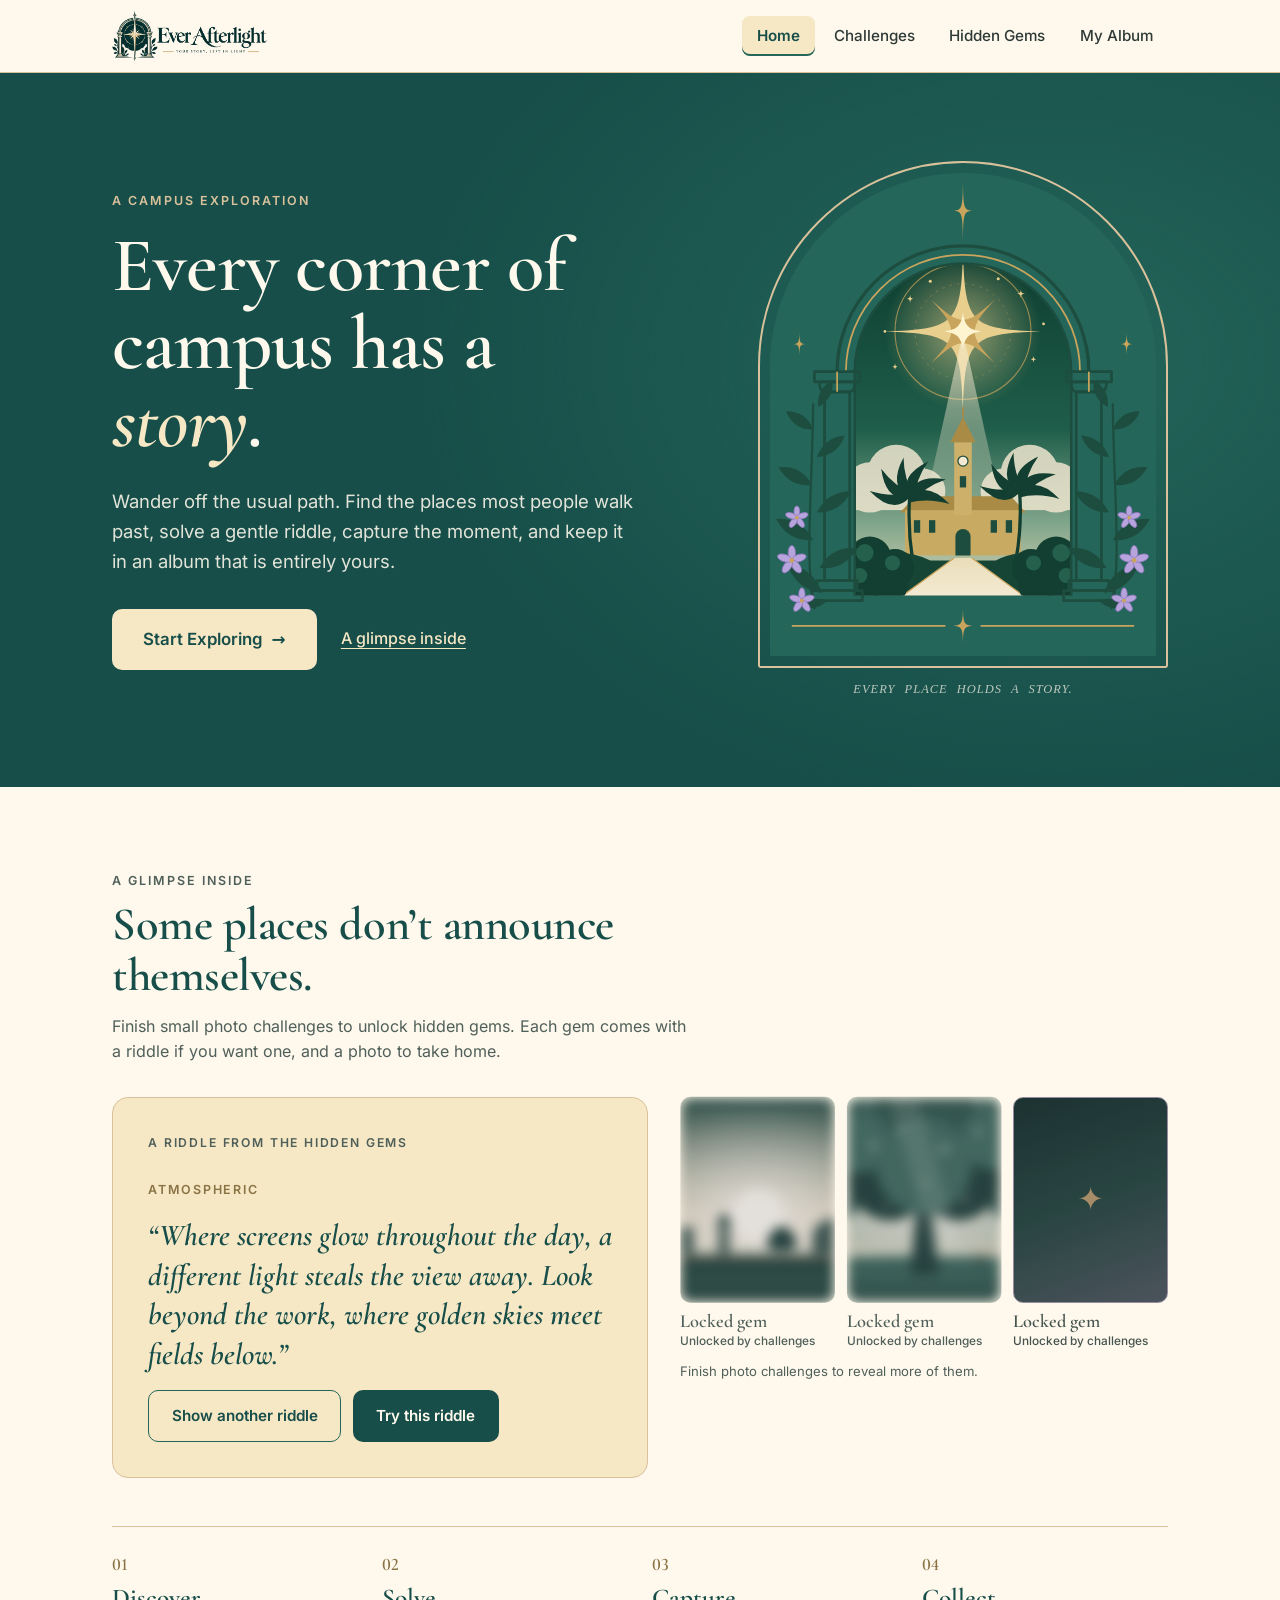
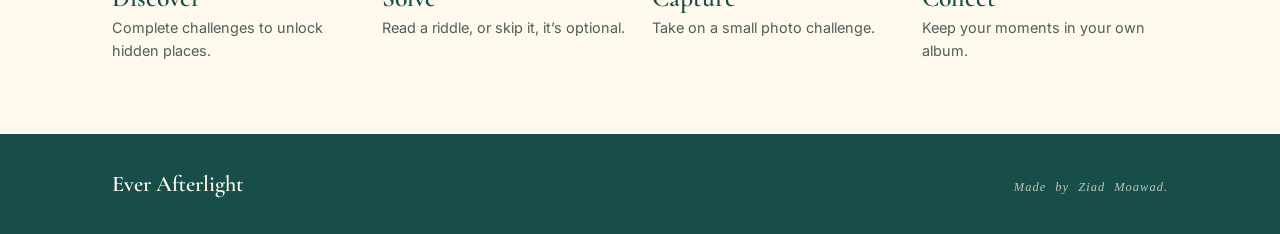
<file: index.html>
<!DOCTYPE html>
<html lang="en">
<head>
  <meta charset="utf-8">
  <meta name="viewport" content="width=device-width, initial-scale=1">
  <title>Ever Afterlight — Every place holds a story</title>
  <meta name="description" content="Explore hidden corners of campus, solve a gentle riddle, capture the moment, and keep it in your personal album.">
  <meta name="theme-color" content="#174E49">
  <link rel="icon" type="image/svg+xml" href="assets/logo/favicon.svg">
  <link rel="stylesheet" href="css/styles.css">
</head>
<body>
  <a class="skip-link" href="#main">Skip to content</a>

  <header class="site-header">
    <div class="container header-inner">
      <a class="brand" href="index.html" aria-label="Ever Afterlight, home">
        <img class="logo-full" src="assets/logo/ever-afterlight-horizontal.png" alt="">
        <img class="logo-icon" src="assets/logo/ever-afterlight-icon.svg" alt="">
      </a>
      <nav class="main-nav" aria-label="Main">
        <ul>
          <li><a href="index.html" aria-current="page">Home</a></li>
          <li><a href="challenges.html">Challenges</a></li>
          <li><a href="gems.html">Hidden Gems</a></li>
          <li><a href="album.html">My Album</a></li>
        </ul>
      </nav>
    </div>
  </header>

  <main id="main">
    <!-- HERO -->
    <section class="hero" aria-labelledby="hero-title">
      <div class="container hero-grid">
        <div class="hero-copy">
          <p class="eyebrow">A campus exploration</p>
          <h1 id="hero-title">Every corner of campus has a <em>story</em>.</h1>
          <p class="lead">Wander off the usual path. Find the places most people walk past, solve a gentle riddle, capture the moment, and keep it in an album that is entirely yours.</p>
          <div class="hero-actions">
            <a class="btn btn-light btn-lg" href="gems.html">Start Exploring <span aria-hidden="true">→</span></a>
            <a class="text-link" href="#glimpse">A glimpse inside</a>
          </div>
        </div>
        <figure class="hero-art">
          <div class="arch-frame">
            <img src="assets/logo/ever-afterlight-icon.svg" alt="Illustration of a clock tower seen through a stone archway, lit by warm light">
          </div>
          <figcaption class="art-caption">EVERY PLACE HOLDS A STORY.</figcaption>
        </figure>
      </div>
    </section>

    <!-- GLIMPSE -->
    <section class="section" id="glimpse" aria-labelledby="glimpse-title">
      <div class="container">
        <div class="section-head">
          <p class="eyebrow">A glimpse inside</p>
          <h2 id="glimpse-title">Some places don’t announce themselves.</h2>
          <p>Finish small photo challenges to unlock hidden gems. Each gem comes with a riddle if you want one, and a photo to take home.</p>
        </div>

        <div class="glimpse-grid">
          <article class="teaser" id="teaser" aria-live="polite">
            <!-- filled by js/home.js from the hidden gems JSON -->
          </article>
          <div class="mini-grid" id="mini-grid">
            <!-- filled by js/home.js -->
          </div>
        </div>

        <ol class="steps" aria-label="How it works">
          <li><strong>Discover</strong><span>Complete challenges to unlock hidden places.</span></li>
          <li><strong>Solve</strong><span>Read a riddle, or skip it, it’s optional.</span></li>
          <li><strong>Capture</strong><span>Take on a small photo challenge.</span></li>
          <li><strong>Collect</strong><span>Keep your moments in your own album.</span></li>
        </ol>
      </div>
    </section>
  </main>

  <footer class="site-footer">
    <div class="container footer-inner">
      <p class="footer-brand">Ever Afterlight</p>
      <p class="art-caption">Made by Ziad Moawad.</p>
    </div>
  </footer>

  <script src="data/game-config.js"></script>
  <script src="js/data.js"></script>
  <script src="js/photos.js"></script>
  <script src="js/store.js"></script>
  <script src="js/progress.js"></script>
  <script src="js/home.js"></script>
</body>
</html>
</file>
<file: css/styles.css>
/* =====================================================================
   Ever Afterlight - prototype styles
   1. Fonts   2. Tokens   3. Base   4. Layout & header   5. Buttons & chips
   6. Home    7. Hidden Gems (cards + dialog)   8. Album   9. Footer   10. Responsive
   11. Photo slots   12. Riddles + Revelio   13. FINAL WAVE theme (scoped, see .theme-final)
   ===================================================================== */

/* ---------- 1. Fonts (bundled locally, work offline) ---------- */
@font-face { font-family: 'Cormorant Garamond'; font-weight: 500; font-style: normal; font-display: swap; src: url('../assets/fonts/cormorant-garamond-500-normal.woff2') format('woff2'); }
@font-face { font-family: 'Cormorant Garamond'; font-weight: 600; font-style: normal; font-display: swap; src: url('../assets/fonts/cormorant-garamond-600-normal.woff2') format('woff2'); }
@font-face { font-family: 'Cormorant Garamond'; font-weight: 600; font-style: italic; font-display: swap; src: url('../assets/fonts/cormorant-garamond-600-italic.woff2') format('woff2'); }
@font-face { font-family: 'Cormorant Garamond'; font-weight: 700; font-style: normal; font-display: swap; src: url('../assets/fonts/cormorant-garamond-700-normal.woff2') format('woff2'); }
@font-face { font-family: 'Inter'; font-weight: 400; font-style: normal; font-display: swap; src: url('../assets/fonts/inter-400-normal.woff2') format('woff2'); }
@font-face { font-family: 'Inter'; font-weight: 500; font-style: normal; font-display: swap; src: url('../assets/fonts/inter-500-normal.woff2') format('woff2'); }
@font-face { font-family: 'Inter'; font-weight: 600; font-style: normal; font-display: swap; src: url('../assets/fonts/inter-600-normal.woff2') format('woff2'); }

/* ---------- 2. Design tokens ---------- */
:root {
  /* brand palette (from the colour map) */
  --deep-teal: #174E49;
  --green-teal: #24665A;
  --warm-cream: #F6E7C5;
  --soft-ivory: #FFF9ED;
  --warm-sand: #D9C29B;
  --charcoal: #2E3A36;

  /* derived, used sparingly */
  --text-soft: #4F5F59;     /* secondary text on ivory (6:1 contrast) */
  --sand-dark: #8A7345;     /* sand tone dark enough for small text on ivory */
  --error: #9A4A2F;         /* only used for error feedback */

  /* Final Wave accents (from the Final Wave colour map). Only used inside .theme-final
     and a few decorative bits; the original theme never reads them. */
  --fw-gold: #C99B55;       /* Antique Gold */
  --fw-amber: #E7B78A;      /* Blush Amber */
  --fw-sage: #76958A;       /* Muted Sage */
  --fw-lilac: #D9D0E5;      /* Moonlit Lilac */

  --font-serif: 'Cormorant Garamond', 'Playfair Display', Georgia, 'Times New Roman', serif;
  --font-sans: 'Inter', system-ui, -apple-system, 'Segoe UI', Roboto, sans-serif;

  /* spacing scale (8px base) */
  --s-1: 0.25rem; --s-2: 0.5rem; --s-3: 0.75rem; --s-4: 1rem;
  --s-5: 1.5rem; --s-6: 2rem; --s-7: 3rem; --s-8: 4.5rem;

  --radius: 10px;
  --radius-lg: 16px;
  --shadow-soft: 0 10px 28px rgba(23, 78, 73, 0.12);
  --max-width: 1120px;
}

/* ---------- 3. Base ---------- */
*, *::before, *::after { box-sizing: border-box; }
html { -webkit-text-size-adjust: 100%; scroll-behavior: smooth; }
body {
  margin: 0;
  background: var(--soft-ivory);
  color: var(--charcoal);
  font-family: var(--font-sans);
  font-size: 1rem;
  line-height: 1.6;
}
body.no-scroll { overflow: hidden; }
img { display: block; max-width: 100%; }
figure { margin: 0; }
h1, h2, h3 { font-family: var(--font-serif); font-weight: 600; line-height: 1.1; margin: 0; color: var(--deep-teal); letter-spacing: -0.01em; }
p { margin: 0; }
ul, ol { margin: 0; padding: 0; list-style: none; }
a { color: var(--green-teal); }
:focus-visible { outline: 3px solid var(--green-teal); outline-offset: 3px; border-radius: 4px; }
.visually-hidden { position: absolute !important; width: 1px; height: 1px; overflow: hidden; clip: rect(0 0 0 0); white-space: nowrap; }
.skip-link { position: absolute; left: var(--s-4); top: -4rem; background: var(--deep-teal); color: var(--soft-ivory); padding: var(--s-2) var(--s-4); border-radius: var(--radius); z-index: 100; }
.skip-link:focus { top: var(--s-3); }
[hidden] { display: none !important; }

.eyebrow { font-size: 0.78rem; font-weight: 600; letter-spacing: 0.16em; text-transform: uppercase; color: var(--text-soft); }

/* ---------- 4. Layout & header ---------- */
.container { width: 100%; max-width: var(--max-width); margin-inline: auto; padding-inline: clamp(1rem, 4vw, 2rem); }

.site-header { position: sticky; top: 0; z-index: 20; background: rgba(255, 249, 237, 0.96); border-bottom: 1px solid var(--warm-sand); backdrop-filter: blur(6px); }
.header-inner { display: flex; align-items: center; justify-content: space-between; gap: var(--s-4); min-height: 72px; }
.brand { display: inline-flex; align-items: center; text-decoration: none; }
.brand .logo-full { height: 52px; width: auto; }
.brand .logo-icon { display: none; height: 42px; width: auto; }
.main-nav ul { display: flex; gap: var(--s-1); }
.main-nav a { display: block; padding: 0.5rem 0.95rem; border-radius: 8px; color: var(--charcoal); text-decoration: none; font-size: 0.95rem; font-weight: 500; transition: background 0.2s, color 0.2s; }
.main-nav a:hover { background: var(--warm-cream); color: var(--deep-teal); }
.main-nav a[aria-current='page'] { background: var(--warm-cream); color: var(--deep-teal); font-weight: 600; box-shadow: inset 0 -2px 0 var(--green-teal); }

.page-head { padding-block: var(--s-7) var(--s-5); }
.page-head h1 { font-size: clamp(2.4rem, 5.5vw, 3.6rem); margin-top: var(--s-2); }
.page-head .lead { margin-top: var(--s-3); max-width: 38rem; font-size: 1.1rem; color: var(--text-soft); }
.page-meta { display: flex; flex-wrap: wrap; align-items: center; gap: var(--s-3) var(--s-5); margin-top: var(--s-5); }
.progress-text { font-weight: 600; color: var(--deep-teal); }
.progress-text span { font-family: var(--font-serif); font-size: 1.7rem; margin-right: 0.2rem; font-variant-numeric: lining-nums; }

.note { display: flex; gap: var(--s-3); align-items: flex-start; background: var(--warm-cream); border-left: 4px solid var(--warm-sand); border-radius: 0 var(--radius) var(--radius) 0; padding: var(--s-3) var(--s-4); font-size: 0.9rem; color: var(--charcoal); max-width: 46rem; }
.note strong { color: var(--deep-teal); }

/* ---------- 5. Buttons & chips ---------- */
.btn { display: inline-flex; align-items: center; justify-content: center; gap: var(--s-2); font: inherit; font-weight: 600; font-size: 0.95rem; padding: 0.8rem 1.4rem; border-radius: var(--radius); border: 1.5px solid transparent; cursor: pointer; text-decoration: none; transition: background 0.2s, color 0.2s, border-color 0.2s, transform 0.2s; }
.btn:active { transform: translateY(1px); }
.btn-primary { background: var(--deep-teal); color: var(--soft-ivory); }
.btn-primary:hover { background: var(--green-teal); }
.btn-primary[disabled] { background: var(--green-teal); opacity: 0.75; cursor: default; }
.btn-light { background: var(--warm-cream); color: var(--deep-teal); }
.btn-light:hover { background: var(--soft-ivory); }
.btn-ghost { background: transparent; color: var(--deep-teal); border-color: var(--green-teal); }
.btn-ghost:hover { background: var(--warm-cream); }
.btn-ghost[disabled] { opacity: 0.5; cursor: default; }
.btn-ghost[disabled]:hover { background: transparent; }
.btn-lg { padding: 1rem 1.9rem; font-size: 1.05rem; }
.link-btn { background: none; border: 0; padding: 0; font: inherit; font-size: 0.9rem; color: var(--text-soft); text-decoration: underline; text-underline-offset: 3px; cursor: pointer; }
.link-btn:hover { color: var(--deep-teal); }

.chip { display: inline-flex; align-items: center; gap: 0.3rem; font-family: var(--font-sans); font-size: 0.74rem; font-weight: 600; letter-spacing: 0.03em; padding: 0.22rem 0.65rem; border-radius: 999px; line-height: 1.4; }
.chip-new { background: var(--soft-ivory); color: var(--charcoal); border: 1px solid var(--warm-sand); }
.chip-found { background: var(--green-teal); color: var(--soft-ivory); }
.chip-collected { background: var(--deep-teal); color: var(--soft-ivory); }
.chip-sample { background: var(--warm-cream); color: var(--deep-teal); border: 1px dashed var(--sand-dark); }
.chip-yours { background: var(--deep-teal); color: var(--soft-ivory); }

/* ---------- 6. Home ---------- */
.hero { color: var(--soft-ivory); background: radial-gradient(70% 90% at 82% 40%, rgba(36, 102, 90, 0.95), rgba(23, 78, 73, 0) 70%), var(--deep-teal); padding-block: clamp(2.5rem, 7vw, 5.5rem); overflow: hidden; }
.hero-grid { display: grid; grid-template-columns: 1.1fr 0.9fr; gap: clamp(2rem, 6vw, 5rem); align-items: center; }
.hero .eyebrow { color: var(--warm-sand); }
.hero h1 { color: var(--soft-ivory); font-size: clamp(2.8rem, 6.4vw, 4.8rem); line-height: 1.02; margin-top: var(--s-4); }
.hero h1 em { color: var(--warm-cream); font-style: italic; }
.hero .lead { margin-top: var(--s-5); max-width: 33rem; font-size: 1.15rem; line-height: 1.65; color: rgba(255, 249, 237, 0.88); }
.hero-actions { display: flex; flex-wrap: wrap; align-items: center; gap: var(--s-4) var(--s-5); margin-top: var(--s-6); }
.hero-actions .text-link { color: var(--warm-cream); font-weight: 500; text-underline-offset: 4px; }
.hero-art { justify-self: end; width: min(100%, 410px); }
.arch-frame { padding: 10px; border: 2px solid var(--warm-sand); border-radius: 999px 999px 12px 12px; }
.arch-frame img { width: 100%; aspect-ratio: 4 / 5; object-fit: cover; border-radius: 999px 999px 6px 6px; background: var(--green-teal); }
.art-caption { margin-top: var(--s-3); font-size: 0.78rem; color: rgba(255, 249, 237, 0.7); text-align: center; word-spacing: 5px; font-family: "Palatino Linotype", "Book Antiqua", serif; font-style: italic; letter-spacing: 1px;;}

.section { padding-block: var(--s-8); }
.section-head { max-width: 36rem; margin-bottom: var(--s-6); }
.section-head h2 { font-size: clamp(2rem, 4.5vw, 2.9rem); margin-top: var(--s-2); }
.section-head p { margin-top: var(--s-3); color: var(--text-soft); }

.glimpse-grid { display: grid; grid-template-columns: 1.1fr 1fr; gap: var(--s-6); align-items: stretch; }
.teaser { background: var(--warm-cream); border: 1px solid var(--warm-sand); border-radius: var(--radius-lg); padding: clamp(1.4rem, 3vw, 2.2rem); display: flex; flex-direction: column; gap: var(--s-4); }
.teaser .quote { font-family: var(--font-serif); font-style: italic; font-weight: 600; font-size: clamp(1.4rem, 2.8vw, 1.9rem); line-height: 1.3; color: var(--deep-teal); }
.teaser .hint-line { min-height: 1.6em; color: var(--charcoal); font-size: 0.95rem; }
.teaser .teaser-actions { display: flex; flex-wrap: wrap; gap: var(--s-3); margin-top: auto; }
.mini-grid { display: grid; grid-template-columns: repeat(3, 1fr); gap: var(--s-3); align-content: start; }
.mini-card { text-decoration: none; color: inherit; display: block; }
.mini-card img { aspect-ratio: 3 / 4; object-fit: cover; width: 100%; border-radius: var(--radius); border: 1px solid var(--warm-sand); transition: transform 0.25s; }
.mini-card:hover img { transform: translateY(-3px); }
.mini-card span { display: block; margin-top: var(--s-2); font-family: var(--font-serif); font-weight: 600; font-size: 1.15rem; line-height: 1.15; color: var(--deep-teal); }
.mini-note { grid-column: 1 / -1; font-size: 0.82rem; color: var(--text-soft); }

.steps { display: grid; grid-template-columns: repeat(4, 1fr); gap: var(--s-5); margin-top: var(--s-7); padding-top: var(--s-5); border-top: 1px solid var(--warm-sand); counter-reset: step; }
.steps li { counter-increment: step; }
.steps li::before { content: '0' counter(step); display: block; font-family: var(--font-serif); font-weight: 600; font-size: 1.1rem; color: var(--sand-dark); margin-bottom: var(--s-1); font-variant-numeric: lining-nums; }
.steps strong { display: block; font-family: var(--font-serif); font-size: 1.6rem; font-weight: 600; color: var(--deep-teal); line-height: 1.1; }
.steps span { display: block; margin-top: var(--s-1); font-size: 0.9rem; color: var(--text-soft); }

/* ---------- 7. Hidden Gems ---------- */
.gem-grid { display: grid; grid-template-columns: repeat(auto-fill, minmax(290px, 1fr)); gap: var(--s-5); padding-bottom: var(--s-8); }
.gem-card { position: relative; display: flex; flex-direction: column; background: var(--soft-ivory); border: 1px solid var(--warm-sand); border-radius: 14px; overflow: hidden; transition: transform 0.25s, box-shadow 0.25s; }
.gem-card:hover { transform: translateY(-3px); box-shadow: var(--shadow-soft); }
.gem-card:focus-within { outline: 3px solid var(--green-teal); outline-offset: 3px; }
.gem-media { position: relative; }
.gem-media img { width: 100%; aspect-ratio: 4 / 3; object-fit: cover; background: var(--green-teal); }
.gem-media .chip-status { position: absolute; top: var(--s-3); left: var(--s-3); box-shadow: 0 2px 8px rgba(23, 78, 73, 0.2); }
.gem-media .chip-sample { position: absolute; right: var(--s-3); bottom: var(--s-3); }
.gem-body { display: flex; flex-direction: column; gap: var(--s-2); padding: var(--s-4) var(--s-4) var(--s-5); flex: 1; }
.gem-body h3 { font-size: 1.7rem; }
.gem-open { all: unset; cursor: pointer; }
.gem-open::after { content: ''; position: absolute; inset: 0; }   /* makes the whole card clickable */
.gem-open:focus-visible { outline: none; }
.gem-body p { color: var(--text-soft); font-size: 0.95rem; }
.gem-cta { margin-top: auto; padding-top: var(--s-3); font-weight: 600; font-size: 0.9rem; color: var(--green-teal); }

/* dialog (challenge view) */
dialog.gem-dialog { width: min(920px, calc(100% - 1.5rem)); max-height: calc(100dvh - 1.5rem); padding: 0; border: 1px solid var(--warm-sand); border-radius: 18px; background: var(--soft-ivory); color: var(--charcoal); overflow: auto; box-shadow: 0 24px 60px rgba(15, 58, 53, 0.35); }
dialog.gem-dialog::backdrop { background: rgba(23, 78, 73, 0.62); }
.dlg-close { position: absolute; top: var(--s-3); right: var(--s-3); z-index: 2; width: 42px; height: 42px; border-radius: 50%; border: 1px solid var(--warm-sand); background: var(--soft-ivory); color: var(--deep-teal); font-size: 1.4rem; line-height: 1; cursor: pointer; }
.dlg-close:hover { background: var(--warm-cream); }
.dlg-grid { display: grid; grid-template-columns: 0.85fr 1.15fr; }
.dlg-media { position: relative; background: var(--green-teal); min-height: 100%; }
.dlg-media img { width: 100%; height: 100%; object-fit: cover; aspect-ratio: 4 / 5; }
.dlg-media .chip-sample { position: absolute; left: var(--s-3); bottom: var(--s-3); }
.dlg-body { padding: clamp(1.4rem, 3.4vw, 2.4rem); display: flex; flex-direction: column; gap: var(--s-4); }
.dlg-top { display: flex; flex-wrap: wrap; align-items: center; gap: var(--s-3); padding-right: 3rem; }
.dlg-body h2 { font-size: clamp(2rem, 4.2vw, 2.7rem); }
.label { font-size: 0.76rem; font-weight: 600; letter-spacing: 0.15em; text-transform: uppercase; color: var(--text-soft); }
.riddle { font-family: var(--font-serif); font-style: italic; font-weight: 600; font-size: clamp(1.4rem, 2.8vw, 1.8rem); line-height: 1.3; color: var(--deep-teal); margin-top: var(--s-1); }
.field { display: flex; flex-direction: column; gap: var(--s-2); margin-top: var(--s-4); border: 0; padding: 0; min-width: 0; }
.field label, .field legend { font-size: 0.85rem; font-weight: 600; color: var(--charcoal); padding: 0; }
.field input[type='text'] { font: inherit; padding: 0.8rem 1rem; border: 1.5px solid var(--warm-sand); border-radius: var(--radius); background: #fffdf8; color: var(--charcoal); }
.field input[type='text']:focus { outline: 3px solid rgba(36, 102, 90, 0.3); border-color: var(--green-teal); }
.option { display: flex; align-items: center; gap: var(--s-3); padding: 0.75rem 1rem; border: 1.5px solid var(--warm-sand); border-radius: var(--radius); cursor: pointer; background: #fffdf8; transition: background 0.2s, border-color 0.2s; }
.option:hover { background: var(--warm-cream); }
.option input { accent-color: var(--green-teal); width: 1.1rem; height: 1.1rem; margin: 0; }
.option:has(input:checked) { border-color: var(--green-teal); background: var(--warm-cream); font-weight: 600; }
.option:has(input:focus-visible) { outline: 3px solid var(--green-teal); outline-offset: 2px; }
.form-actions { display: flex; flex-wrap: wrap; gap: var(--s-3); margin-top: var(--s-4); }
.hint-list { display: grid; gap: var(--s-2); margin-top: var(--s-3); }
.hint-list li { background: var(--warm-cream); border-left: 4px solid var(--warm-sand); padding: var(--s-2) var(--s-3); border-radius: 0 var(--radius) var(--radius) 0; font-size: 0.92rem; }
.feedback { min-height: 1.5em; margin-top: var(--s-3); font-size: 0.95rem; font-weight: 500; }
.feedback.error { color: var(--error); }
.skip-row { margin-top: var(--s-2); }
.success-banner { background: var(--deep-teal); color: var(--soft-ivory); border-radius: var(--radius); padding: var(--s-3) var(--s-4); font-weight: 600; }
.success-banner:focus { outline: 3px solid var(--green-teal); outline-offset: 3px; }
.story { font-size: 1.02rem; line-height: 1.7; }
.photo-card { background: var(--warm-cream); border: 1px solid var(--warm-sand); border-radius: var(--radius-lg); padding: var(--s-4) var(--s-5) var(--s-5); display: grid; gap: var(--s-3); }
.photo-card p.task { font-family: var(--font-serif); font-weight: 600; font-size: 1.45rem; line-height: 1.25; color: var(--deep-teal); }
.photo-card .small { font-size: 0.82rem; color: var(--text-soft); }

/* ---------- 7b. Locked gems & Challenges ---------- */
.chip-locked { background: var(--charcoal); color: var(--soft-ivory); }
.chip svg { flex: none; }
.unlock-line, .next-unlock { font-size: 0.92rem; color: var(--text-soft); }
.unlock-line a { font-weight: 600; }

/* a gem that is still locked: blurred picture, hidden name */
.gem-card.is-locked { background: var(--warm-cream); border-style: dashed; border-color: var(--sand-dark); }
.gem-card.is-locked:hover { transform: none; box-shadow: none; }
.gem-card.is-locked .gem-media { overflow: hidden; background: var(--deep-teal); }
.gem-card.is-locked .gem-media img { filter: blur(10px) saturate(0.55) brightness(0.85); transform: scale(1.12); }
.gem-card.is-locked .gem-media::after {
  content: ''; position: absolute; inset: 0; margin: auto; width: 58px; height: 58px; border-radius: 50%;
  background: rgba(23, 78, 73, 0.82) url("data:image/svg+xml,%3Csvg xmlns='http://www.w3.org/2000/svg' viewBox='0 0 24 24' fill='none' stroke='%23FFF9ED' stroke-width='2' stroke-linecap='round' stroke-linejoin='round'%3E%3Crect x='5' y='11' width='14' height='10' rx='2'/%3E%3Cpath d='M8 11V8a4 4 0 0 1 8 0v3'/%3E%3C/svg%3E") center / 28px no-repeat;
}
.gem-card.is-locked h3 { color: var(--text-soft); }
.gem-card.is-locked .gem-open { display: inline-block; margin-top: auto; padding-top: var(--s-3); color: var(--green-teal); font-weight: 600; font-size: 0.9rem; }
.mini-card.is-locked img { filter: blur(6px) saturate(0.55) brightness(0.9); clip-path: inset(0 round var(--radius)); }
.mini-card.is-locked span { color: var(--text-soft); }
.mini-card span small { display: block; margin-top: 2px; font-family: var(--font-sans); font-size: 0.74rem; font-weight: 500; line-height: 1.3; color: var(--text-soft); }

/* unlock track + banner */
.h-small { font-size: 1.6rem; margin-bottom: var(--s-4); }
.track-section { margin-bottom: var(--s-6); }
.unlock-track { display: grid; grid-template-columns: repeat(auto-fill, minmax(220px, 1fr)); gap: var(--s-3); }
.track-item { display: flex; align-items: center; gap: var(--s-3); padding: 0.75rem 1rem; border: 1px solid var(--warm-sand); border-radius: var(--radius); background: var(--soft-ivory); }
.track-item.is-locked { border-style: dashed; border-color: var(--sand-dark); background: var(--warm-cream); }
.track-state { flex: none; display: grid; place-items: center; width: 32px; height: 32px; border-radius: 50%; background: var(--warm-sand); color: var(--deep-teal); font-weight: 700; font-size: 0.9rem; }
.track-item.is-open .track-state { background: var(--green-teal); color: var(--soft-ivory); }
.track-text { display: flex; flex-direction: column; min-width: 0; }
.track-name { font-family: var(--font-serif); font-weight: 600; font-size: 1.2rem; line-height: 1.15; color: var(--deep-teal); }
.track-item.is-locked .track-name { color: var(--text-soft); }
.track-need { font-size: 0.78rem; color: var(--text-soft); }
.unlock-banner { background: var(--deep-teal); color: var(--soft-ivory); border-radius: var(--radius); padding: var(--s-3) var(--s-4); margin-bottom: var(--s-5); }
.unlock-banner a { color: var(--warm-cream); font-weight: 600; margin-left: 0.25rem; }

/* challenge cards */
.challenge-list { display: grid; gap: var(--s-5); padding-bottom: var(--s-8); }
.challenge-card { background: var(--soft-ivory); border: 1px solid var(--warm-sand); border-radius: 14px; overflow: hidden; transition: box-shadow 0.25s, border-color 0.25s; }
.challenge-card:hover { box-shadow: var(--shadow-soft); }
.challenge-card.is-done { border-color: var(--green-teal); }
.challenge-card summary { display: grid; grid-template-columns: minmax(150px, 240px) 1fr; cursor: pointer; list-style: none; }
.challenge-card summary::-webkit-details-marker { display: none; }
.challenge-card summary:focus-visible { outline: 3px solid var(--green-teal); outline-offset: -3px; border-radius: 14px; }
.ch-cover { width: 100%; height: 100%; min-height: 150px; object-fit: cover; background: var(--green-teal); }
.ch-main { position: relative; display: flex; flex-direction: column; gap: var(--s-2); padding: var(--s-4) var(--s-7) var(--s-4) var(--s-5); }
.ch-head { display: flex; flex-wrap: wrap; align-items: center; gap: var(--s-3); }
.ch-title { font-family: var(--font-serif); font-weight: 600; font-size: clamp(1.6rem, 3vw, 2rem); line-height: 1.1; color: var(--deep-teal); }
.ch-desc { color: var(--text-soft); font-size: 0.95rem; }
.ch-progress { display: flex; align-items: center; gap: var(--s-3); margin-top: var(--s-1); }
.progress { display: block; flex: 1; max-width: 320px; height: 8px; border-radius: 999px; overflow: hidden; background: var(--warm-cream); box-shadow: inset 0 0 0 1px var(--warm-sand); }
.progress-fill { display: block; width: 0; height: 100%; border-radius: inherit; background: var(--green-teal); transition: width 0.3s; }
.challenge-card.is-done .progress-fill { background: var(--deep-teal); }
.ch-count { font-size: 0.85rem; font-weight: 600; color: var(--deep-teal); white-space: nowrap; }
.ch-toggle { position: absolute; right: var(--s-5); top: 50%; width: 10px; height: 10px; border-right: 2px solid var(--green-teal); border-bottom: 2px solid var(--green-teal); transform: translateY(-70%) rotate(45deg); transition: transform 0.2s; }
.challenge-card details[open] .ch-toggle { transform: translateY(-30%) rotate(225deg); }
.ch-body { display: grid; gap: var(--s-4); padding: var(--s-5); border-top: 1px solid var(--warm-sand); background: #fffdf8; }
.ch-instructions { max-width: 44rem; }
.check-list { display: grid; grid-template-columns: repeat(auto-fill, minmax(240px, 1fr)); gap: var(--s-2) var(--s-3); }
.check { display: flex; align-items: center; gap: var(--s-3); padding: 0.65rem 0.9rem; border: 1.5px solid var(--warm-sand); border-radius: var(--radius); background: var(--soft-ivory); font-size: 0.95rem; cursor: pointer; transition: background 0.2s, border-color 0.2s; }
.check:hover { background: var(--warm-cream); }
.check input { flex: none; width: 1.1rem; height: 1.1rem; margin: 0; accent-color: var(--green-teal); }
.check:has(input:checked) { border-color: var(--green-teal); background: var(--warm-cream); font-weight: 600; color: var(--deep-teal); }
.check:has(input:focus-visible) { outline: 3px solid var(--green-teal); outline-offset: 2px; }

/* ---------- 8. Personal Album ---------- */
.album-section { padding-bottom: var(--s-7); }
.album-section-head { display: flex; flex-wrap: wrap; align-items: center; justify-content: space-between; gap: var(--s-3); margin-bottom: var(--s-5); padding-bottom: var(--s-3); border-bottom: 1px solid var(--warm-sand); }
.album-section-head h2 { font-size: clamp(1.7rem, 3.4vw, 2.2rem); display: flex; flex-wrap: wrap; align-items: center; gap: var(--s-3); }
.album-grid { display: grid; grid-template-columns: repeat(auto-fill, minmax(240px, 1fr)); gap: var(--s-6) var(--s-5); align-items: start; }
.polaroid { background: var(--soft-ivory); border: 1px solid var(--warm-sand); border-radius: 6px; padding: 10px 10px var(--s-4); box-shadow: 0 6px 18px rgba(23, 78, 73, 0.1); position: relative; }
.polaroid img { width: 100%; object-fit: cover; border-radius: 3px; background: var(--green-teal); aspect-ratio: 1 / 1; }
.album-grid .polaroid:nth-child(3n + 1) img { aspect-ratio: 4 / 5; }
.album-grid .polaroid:nth-child(3n + 2) img { aspect-ratio: 1 / 1; }
.album-grid .polaroid:nth-child(3n) img { aspect-ratio: 4 / 3; }
.polaroid figcaption { padding: var(--s-3) var(--s-2) 0; }
.polaroid .place { font-family: var(--font-serif); font-weight: 600; font-size: 1.4rem; line-height: 1.15; color: var(--deep-teal); }
.polaroid .meta { margin-top: var(--s-1); font-size: 0.82rem; color: var(--text-soft); }
.polaroid .chip { position: absolute; top: 18px; left: 18px; z-index: 1; box-shadow: 0 2px 8px rgba(23, 78, 73, 0.2); }
.empty { text-align: center; border: 2px dashed var(--warm-sand); border-radius: var(--radius-lg); background: var(--warm-cream); padding: clamp(2rem, 6vw, 3.5rem) var(--s-5); display: grid; justify-items: center; gap: var(--s-3); }
.empty svg { width: 54px; height: 54px; color: var(--deep-teal); }
.empty h3 { font-size: 2rem; }
.empty p { max-width: 30rem; color: var(--text-soft); }
.empty .btn { margin-top: var(--s-2); }
.reset-row { padding-block: var(--s-5) var(--s-7); }

/* ---------- 9. Footer ---------- */
.site-footer { background: var(--deep-teal); color: rgba(255, 249, 237, 0.85); padding-block: var(--s-6); font-size: 0.9rem; }
.footer-inner { display: flex; flex-wrap: wrap; justify-content: space-between; gap: var(--s-3) var(--s-5); align-items: baseline; }
.footer-brand { font-family: var(--font-serif); font-size: 1.4rem; font-weight: 600; color: var(--soft-ivory); }
.footer-brand em { color: var(--warm-cream); }
.site-footer p.fine { color: rgba(255, 249, 237, 0.7); font-size: 0.82rem; }

/* ---------- 10. Responsive ---------- */
@media (max-width: 860px) {
  .hero-grid { grid-template-columns: 1fr; }
  .hero-art { justify-self: center; width: min(100%, 340px); }
  .glimpse-grid { grid-template-columns: 1fr; }
  .steps { grid-template-columns: repeat(2, 1fr); }
  .dlg-grid { grid-template-columns: 1fr; }
  .dlg-media img { aspect-ratio: 16 / 9; }
  .challenge-card summary { grid-template-columns: 1fr; }
  .ch-cover { height: auto; min-height: 0; aspect-ratio: 16 / 7; }
}
@media (max-width: 520px) {
  .brand .logo-full { display: none; }
  .brand .logo-icon { display: block; }
  .header-inner { min-height: 64px; }
  .header-inner { gap: var(--s-2); }
  .main-nav ul { gap: 0; }
  .main-nav a { padding: 0.5rem 0.36rem; font-size: 0.8rem; white-space: nowrap; }
  .brand .logo-icon { height: 38px; }
  .track-item { padding: 0.55rem 0.8rem; }
  .track-state { width: 28px; height: 28px; }
  .ch-main { padding: var(--s-4) var(--s-7) var(--s-4) var(--s-4); }
  .ch-body { padding: var(--s-4); }
  .check-list { grid-template-columns: 1fr; }
  .section { padding-block: var(--s-7); }
  .page-head { padding-block: var(--s-6) var(--s-4); }
  .mini-grid { gap: var(--s-2); }
  .mini-card span { font-size: 1rem; }
  .hero-actions .btn { width: 100%; }
}
@media (prefers-reduced-motion: reduce) {
  html { scroll-behavior: auto; }
  *, *::before, *::after { transition: none !important; }
}


/* ---------- 11. Photo slots (challenges + hidden gems) ---------- */
.small { font-size: 0.82rem; color: var(--text-soft); }
code { font-size: 0.9em; background: var(--soft-ivory); padding: 0.1em 0.35em; border-radius: 4px; }
.btn-sm { padding: 0.45rem 0.95rem; font-size: 0.85rem; }

.ch-goal { display: flex; flex-wrap: wrap; align-items: baseline; gap: var(--s-2) var(--s-3); max-width: 44rem; padding: 0.65rem 0.95rem; background: var(--warm-cream); border-left: 4px solid var(--warm-sand); border-radius: 0 var(--radius) var(--radius) 0; font-weight: 500; }
.ch-photos { display: grid; gap: var(--s-3); }
.photo-help { font-size: 0.9rem; color: var(--text-soft); max-width: 44rem; }
.photo-grid { display: grid; grid-template-columns: repeat(auto-fill, minmax(270px, 1fr)); gap: var(--s-3); }
.photo-grid.single { grid-template-columns: 1fr; }
.photo-slot { display: grid; grid-template-columns: 88px 1fr; gap: var(--s-3); align-items: center; padding: 0.6rem; border: 1.5px solid var(--warm-sand); border-radius: var(--radius); background: var(--soft-ivory); transition: background 0.2s, border-color 0.2s, opacity 0.2s; }
.photo-slot.has-photo { border-color: var(--green-teal); background: var(--warm-cream); }
.photo-slot.is-busy { opacity: 0.55; pointer-events: none; }
.slot-thumb { display: grid; place-items: center; width: 88px; height: 88px; border-radius: 8px; overflow: hidden; background: var(--warm-cream); color: var(--sand-dark); border: 1.5px dashed var(--warm-sand); }
a.slot-thumb { border: 0; }
a.slot-thumb:focus-visible { outline-offset: 2px; }
.slot-thumb img { width: 100%; height: 100%; object-fit: cover; }
.slot-body { min-width: 0; }
.slot-label { font-size: 0.92rem; font-weight: 600; color: var(--deep-teal); }
.slot-check { color: var(--green-teal); }
.slot-caption { font: inherit; font-size: 0.85rem; width: 100%; margin-top: var(--s-1); padding: 0.4rem 0.6rem; border: 1.5px solid var(--warm-sand); border-radius: 8px; background: #fffdf8; color: var(--charcoal); }
.slot-caption:focus { outline: 3px solid rgba(36, 102, 90, 0.3); border-color: var(--green-teal); }
.slot-actions { display: flex; flex-wrap: wrap; align-items: center; gap: var(--s-2) var(--s-3); margin-top: var(--s-2); }
.slot-pick { cursor: pointer; }
.slot-pick:focus-within { outline: 3px solid var(--green-teal); outline-offset: 2px; }
.slot-error { margin-top: var(--s-1); font-size: 0.82rem; color: var(--error); }
.slot-error:empty { display: none; }
.photo-slot.is-wide { grid-template-columns: 1fr; max-width: 440px; }
.photo-slot.is-wide .slot-thumb { width: 100%; height: auto; aspect-ratio: 4 / 3; }

/* ---------- 12. Riddles + Revelio ---------- */
.riddle-tabs { display: flex; flex-wrap: wrap; gap: var(--s-2); margin-top: var(--s-3); }
.riddle-tab { font: inherit; font-size: 0.85rem; font-weight: 600; padding: 0.4rem 0.95rem; border-radius: 999px; border: 1.5px solid var(--warm-sand); background: var(--soft-ivory); color: var(--deep-teal); cursor: pointer; transition: background 0.2s, color 0.2s; }
.riddle-tab:hover { background: var(--warm-cream); }
.riddle-tab[aria-pressed='true'] { background: var(--deep-teal); border-color: var(--deep-teal); color: var(--soft-ivory); }
.riddle-style { margin-top: var(--s-3); font-size: 0.78rem; font-weight: 600; letter-spacing: 0.14em; text-transform: uppercase; color: var(--sand-dark); }
.dlg-body .riddle-style + .riddle { margin-top: var(--s-2); }
.hint-list:empty { display: none; }
.hint-reveal { background: var(--warm-cream); border-left: 4px solid var(--fw-gold); padding: var(--s-3) var(--s-4); border-radius: 0 var(--radius) var(--radius) 0; font-family: var(--font-serif); font-style: italic; font-weight: 600; font-size: 1.2rem; line-height: 1.35; color: var(--deep-teal); }
.hint-tag { font-family: var(--font-sans); font-style: normal; font-size: 0.72rem; letter-spacing: 0.14em; text-transform: uppercase; color: var(--sand-dark); margin-right: 0.4rem; }
.hint-reveal.is-new { background-image: linear-gradient(100deg, transparent 30%, rgba(255, 244, 214, 0.95) 50%, transparent 70%); background-size: 250% 100%; background-repeat: no-repeat; background-color: var(--warm-cream); animation: hint-in 0.6s ease both, hint-shimmer 1.5s ease 0.15s both; }
.revelio-wrap { position: relative; display: inline-flex; }
.btn-revelio { border-color: var(--fw-gold); }
.btn-revelio span[aria-hidden] { color: var(--fw-gold); display: inline-block; animation: twinkle 2.6s ease-in-out infinite; }
.btn-revelio[disabled] { opacity: 0.8; }
.btn-revelio[disabled] span[aria-hidden] { animation: none; }
.sparkle { position: absolute; left: 50%; top: 50%; width: 10px; height: 10px; margin: -5px 0 0 -5px; background: var(--fw-gold); clip-path: polygon(50% 0, 62% 38%, 100% 50%, 62% 62%, 50% 100%, 38% 62%, 0 50%, 38% 38%); pointer-events: none; opacity: 0; animation: sparkle-burst 1s ease-out forwards; }
@keyframes sparkle-burst { 0% { transform: translate(0, 0) scale(0.2) rotate(0); opacity: 1; } 100% { transform: translate(var(--dx), var(--dy)) scale(1.1) rotate(120deg); opacity: 0; } }
@keyframes hint-in { from { opacity: 0; transform: translateY(6px); } to { opacity: 1; transform: none; } }
@keyframes hint-shimmer { from { background-position: 120% 0; } to { background-position: -30% 0; } }
@keyframes twinkle { 0%, 100% { transform: scale(1) rotate(0); opacity: 1; } 50% { transform: scale(1.25) rotate(20deg); opacity: 0.7; } }

/* gem cards: illustration-less art, clamped description, logo panel */
.gem-text { display: -webkit-box; line-clamp: 4 ;-webkit-line-clamp: 4 ; -webkit-box-orient: vertical; overflow: hidden; }
.gem-art { display: grid; place-items: center; width: 100%; aspect-ratio: 4 / 3; background: linear-gradient(160deg, #123B3A 0%, #1D514B 50%, #6e6483 130%); color: var(--fw-gold); }
.gem-card.is-locked .gem-art { filter: saturate(0.6) brightness(0.9); }
.mini-card .mini-art { display: grid; place-items: center; margin: 0; aspect-ratio: 3 / 4; border-radius: var(--radius); border: 1px solid #A99BB8; background: linear-gradient(160deg, #123B3A 0%, #1D514B 50%, #6e6483 130%); color: var(--fw-gold); font-family: var(--font-sans); font-size: 2rem; font-weight: 400; }
.mini-card.is-locked .mini-art { color: var(--fw-gold); filter: saturate(0.6) brightness(0.9); }
.dlg-media:has(img.is-logo) { display: flex; align-items: flex-start; padding: var(--s-5); background: radial-gradient(70% 60% at 50% 30%, rgba(29, 81, 75, 0.9), transparent 75%), linear-gradient(160deg, #123B3A 0%, #1D514B 60%, #4d4a66 130%); }
.dlg-media img.is-logo { position: sticky; top: var(--s-5); width: 100%; height: auto; aspect-ratio: 1 / 1; object-fit: cover; border-radius: 12px; box-shadow: 0 8px 24px rgba(0, 0, 0, 0.3); }

/* ---------- 13. FINAL WAVE theme ----------
   Scoped on purpose: nothing outside an element carrying .theme-final changes.
   It remaps the same design tokens the rest of the site already uses, so every
   existing component (cards, chips, buttons, dialog) picks it up automatically.
   Used on: challenges CH11-CH15, the HG03 gem (card, track item, dialog), their album polaroids. */
.theme-final {
  --deep-teal: #123B3A;     /* Midnight Teal: headings, buttons, key elements */
  --green-teal: #1D514B;    /* Twilight Pine: hover, active, highlights */
  --soft-ivory: #F7F2E9;    /* Mist Ivory: cards and surfaces */
  --warm-cream: #ECE6F1;    /* Moonlit Lilac (lightened): soft surfaces, hover */
  --warm-sand: #A99BB8;     /* Dusk Lavender: borders and dividers */
  --sand-dark: #675B78;     /* dark lavender: small text on ivory */
  --charcoal: #263332;      /* Night Ink: body text */
  --text-soft: #46544F;
  --shadow-soft: 0 10px 28px rgba(18, 59, 58, 0.18);
}
.challenge-card.theme-final { background: var(--soft-ivory); }
.challenge-card.theme-final.is-done { border-color: var(--fw-gold); }
.theme-final .ch-body { background: #FBF8F2; }
.theme-final .ch-goal { border-left-color: var(--fw-gold); }
.theme-final .progress { background: var(--warm-cream); box-shadow: inset 0 0 0 1px var(--warm-sand); }
.theme-final .progress-fill { background: linear-gradient(90deg, var(--fw-gold), var(--fw-amber) 60%, var(--fw-lilac)); }
.theme-final.is-done .progress-fill { background: var(--fw-gold); }
.theme-final .chip-found { background: var(--green-teal); color: var(--soft-ivory); }
.theme-final .chip-collected { background: var(--deep-teal); color: var(--fw-amber); box-shadow: inset 0 0 0 1px var(--fw-gold); }
.theme-final .photo-slot.has-photo { border-color: var(--fw-sage); }
.theme-final .slot-check { color: var(--fw-gold); }
.theme-final .slot-caption { background: #fffdf9; }
.theme-final .hint-reveal { border-left-color: var(--fw-gold); }

/* the cover that replaces the illustration on the final five cards */
.final-cover { position: relative; display: grid; place-items: center; min-height: 150px; color: var(--fw-gold); background: radial-gradient(60% 70% at 50% 45%, rgba(231, 183, 138, 0.28), transparent 70%), linear-gradient(160deg, #123B3A 0%, #1D514B 55%, #A99BB8 140%); }
.final-cover svg { filter: drop-shadow(0 0 14px rgba(201, 155, 85, 0.45)); }
.final-cover-id { position: absolute; left: var(--s-3); bottom: var(--s-2); font-size: 0.72rem; font-weight: 600; letter-spacing: 0.18em; color: var(--fw-lilac); }

/* "The final wave" banner between challenge 10 and 11 */
.wave-divider { display: grid; grid-template-columns: minmax(180px, 330px) 1fr; align-items: center; gap: var(--s-5); padding: var(--s-5); border-radius: 14px; color: #F7F2E9; background: radial-gradient(70% 120% at 15% 40%, rgba(29, 81, 75, 0.9), transparent 70%), linear-gradient(135deg, #123B3A 0%, #1D514B 60%, #4d4a66 130%); }
.wave-logo { width: 100%; height: auto; border-radius: 10px; box-shadow: 0 8px 24px rgba(0, 0, 0, 0.3); }
.wave-divider .eyebrow { color: var(--fw-amber); }
.wave-divider h2 { color: #F7F2E9; font-size: clamp(1.8rem, 3.6vw, 2.5rem); margin-top: var(--s-1); }
.wave-text p + p { margin-top: var(--s-2); }
.wave-text p:not(.eyebrow) { color: rgba(247, 242, 233, 0.9); }
.wave-text .wave-progress { font-weight: 600; color: var(--fw-amber); }

/* unlock track + gem card + dialog for the final gem */
.track-item.theme-final.is-open .track-state { background: var(--fw-gold); color: var(--deep-teal); }
.gem-card.theme-final { background: var(--soft-ivory); }
.gem-card.theme-final .gem-cta { color: var(--green-teal); }
dialog.gem-dialog.theme-final { background: var(--soft-ivory); box-shadow: 0 24px 60px rgba(18, 59, 58, 0.45); }
dialog.gem-dialog.theme-final::backdrop { background: rgba(18, 59, 58, 0.7); }
.theme-final .success-banner { background: linear-gradient(100deg, #123B3A, #1D514B); box-shadow: inset 0 -3px 0 var(--fw-gold); }
.theme-final .photo-card { background: var(--warm-cream); border-color: var(--warm-sand); }
.theme-final .riddle-tab[aria-pressed='true'] { box-shadow: inset 0 -2px 0 var(--fw-gold); }
.theme-final .btn-revelio:hover { background: var(--warm-cream); }
.polaroid.theme-final { box-shadow: 0 6px 18px rgba(18, 59, 58, 0.14); }
.polaroid.theme-final .chip-collected { box-shadow: inset 0 0 0 1px var(--fw-gold); }
.mini-card.theme-final .mini-art { color: var(--fw-gold); }

@media (max-width: 860px) {
  .wave-divider { grid-template-columns: 1fr; }
  .wave-logo { max-width: 360px; }
}
@media (max-width: 520px) {
  .photo-grid { grid-template-columns: 1fr; }
  .wave-divider { padding: var(--s-4); }
}
@media (prefers-reduced-motion: reduce) {
  .sparkle, .btn-revelio span[aria-hidden], .hint-reveal.is-new { animation: none !important; }
  .sparkle { display: none; }
}
</file>
